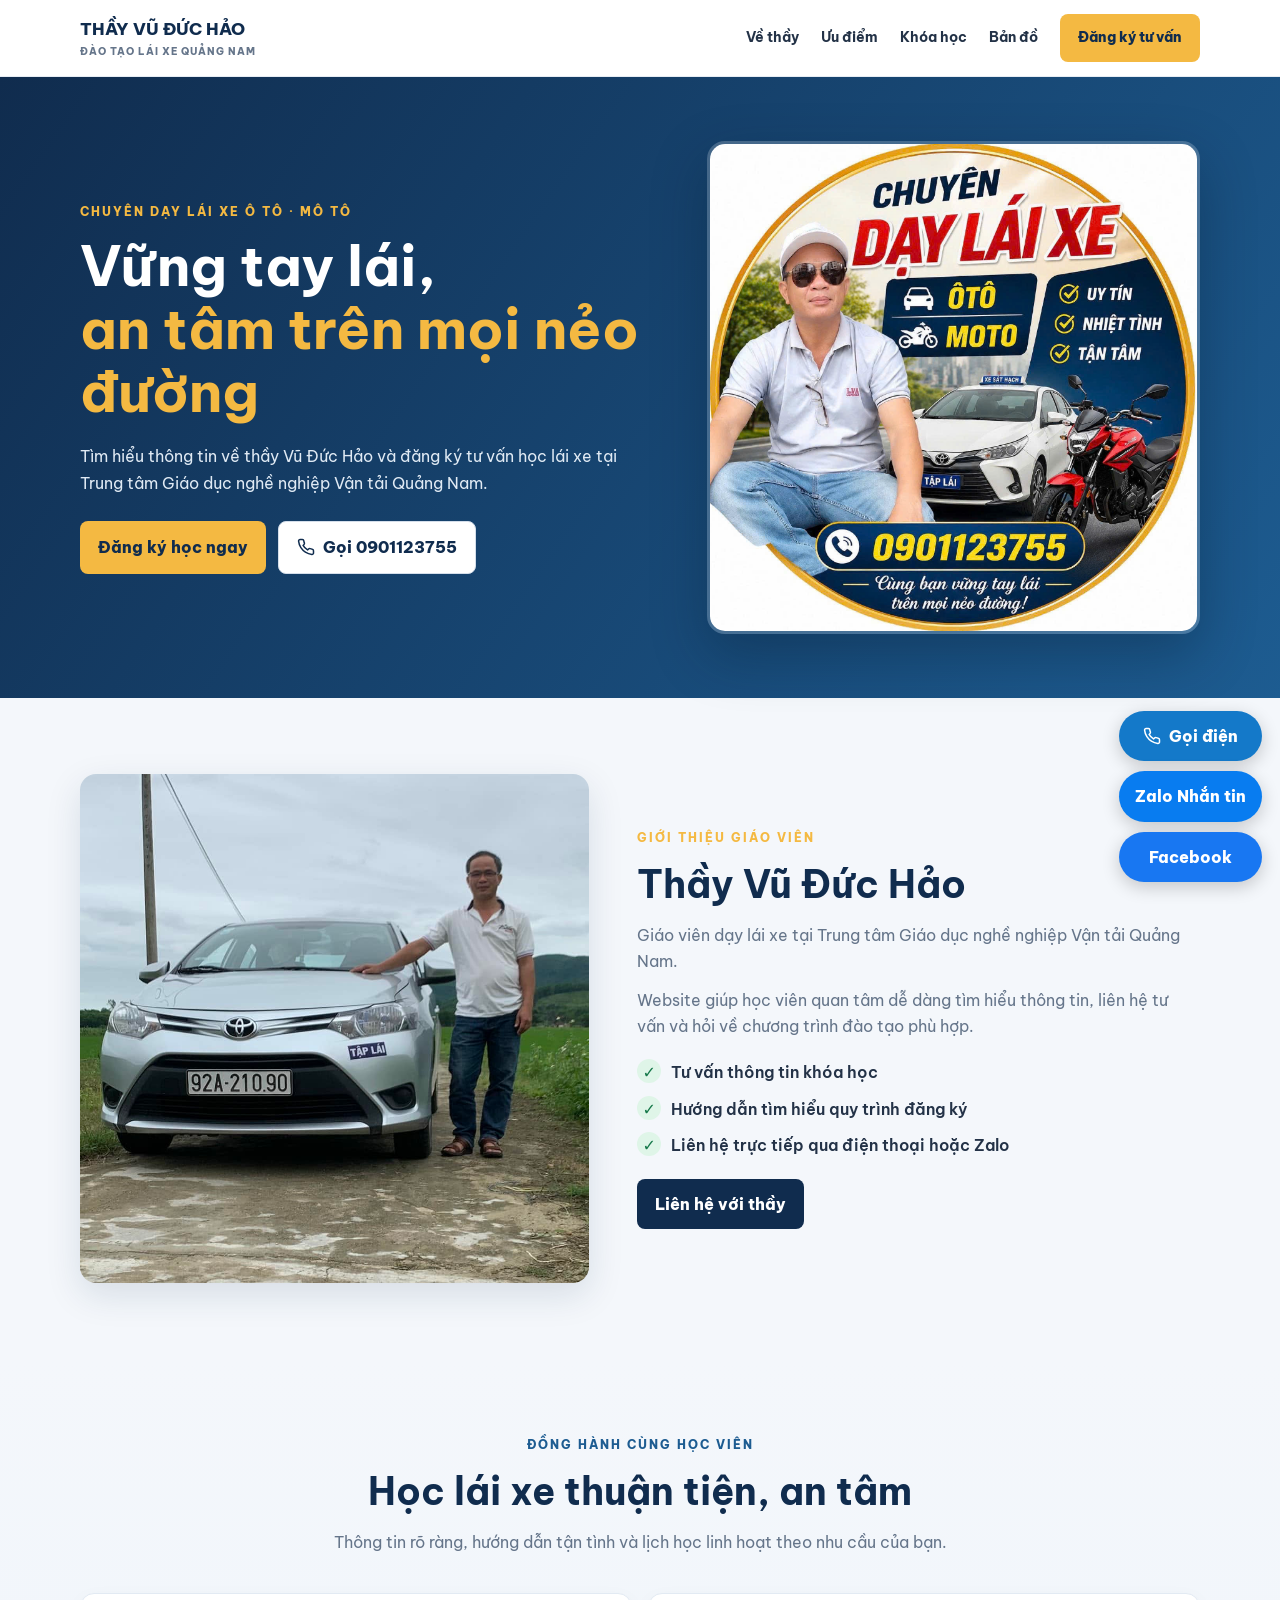
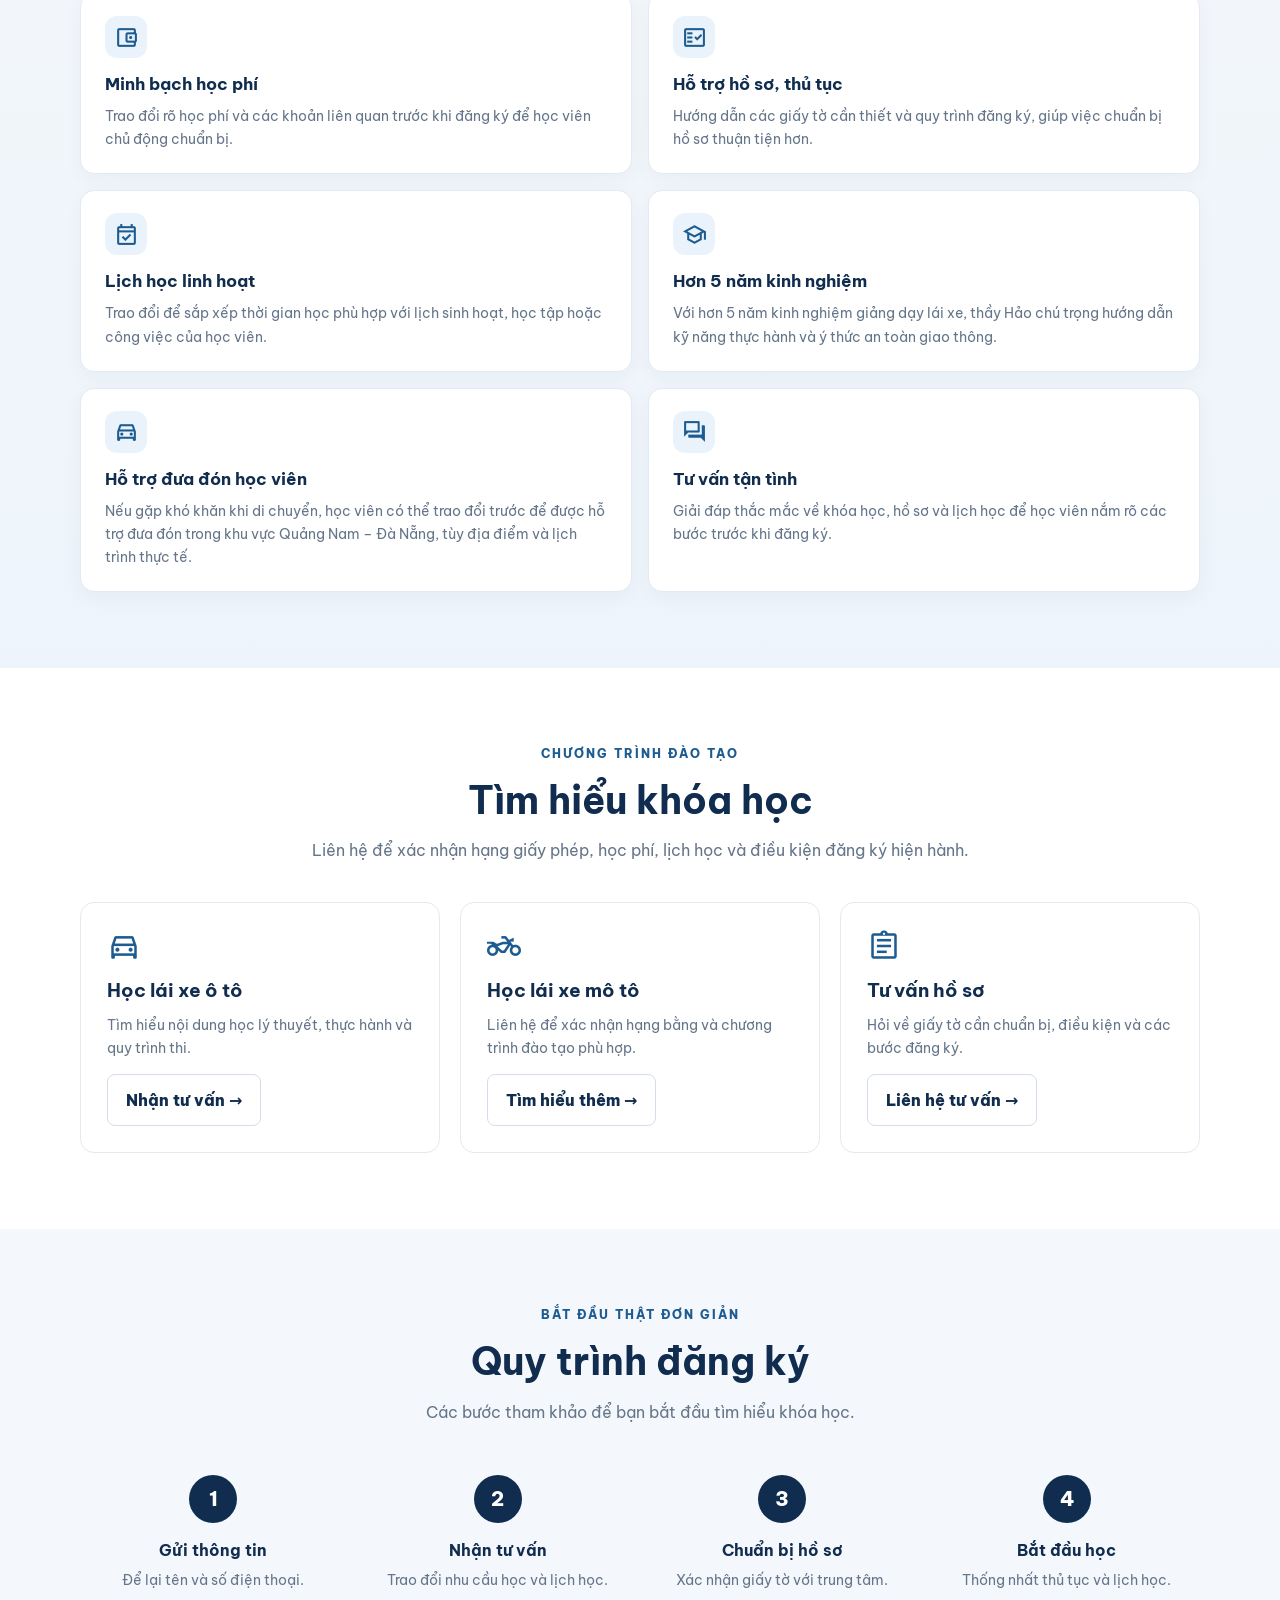
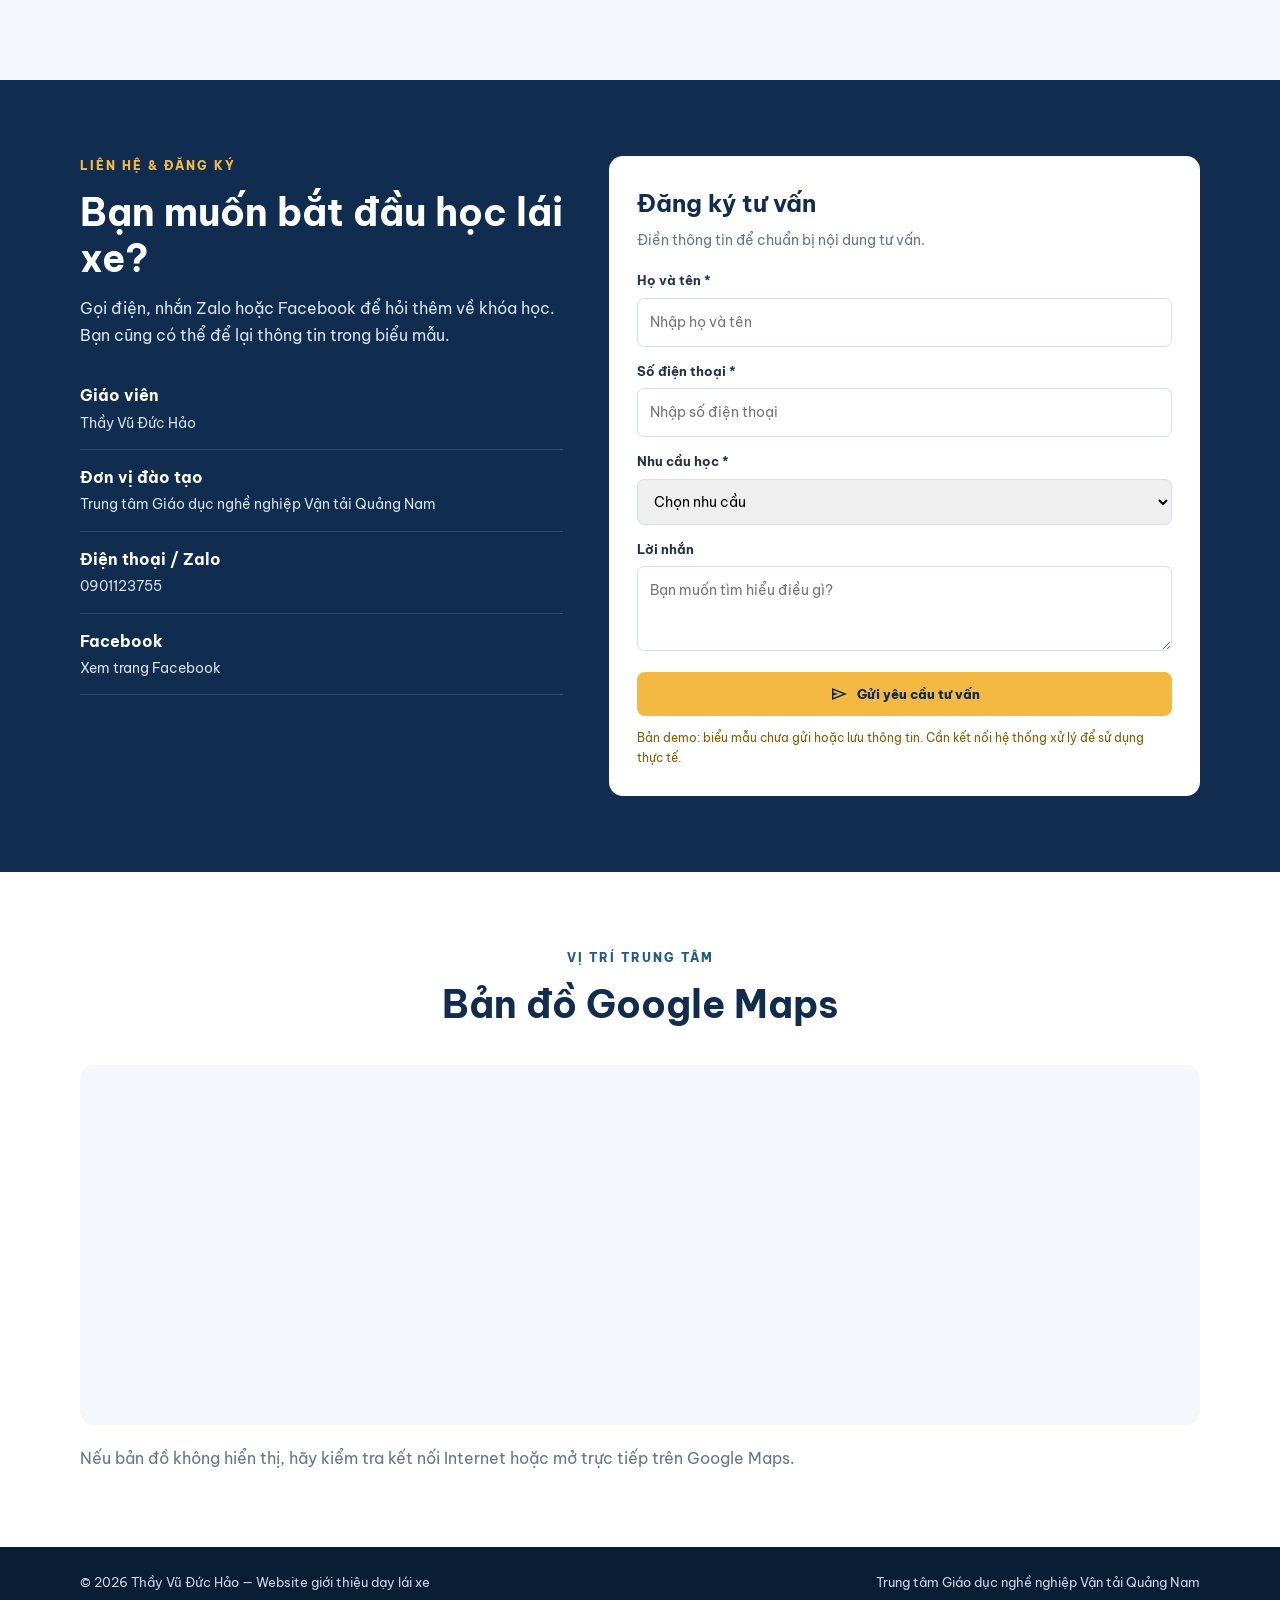
<file: index.html>
<!DOCTYPE html>
<html lang="vi">
<head>
<meta charset="UTF-8">
<meta name="viewport" content="width=device-width, initial-scale=1.0">
<meta name="theme-color" content="#102c4e">
<title>Thầy Vũ Đức Hảo | Dạy lái xe Quảng Nam</title>
<link rel="preconnect" href="https://fonts.googleapis.com">
<link rel="preconnect" href="https://fonts.gstatic.com" crossorigin>
<link href="https://fonts.googleapis.com/css2?family=Be+Vietnam+Pro:wght@400;500;600;700;800&display=swap" rel="stylesheet">
<link href="https://fonts.googleapis.com/css2?family=Material+Symbols+Outlined:opsz,wght,FILL,GRAD@20..48,400,0,0" rel="stylesheet">
<style>
:root{--navy:#102c4e;--blue:#1d5c91;--gold:#f4b942;--ink:#233247;--muted:#65758a;--pale:#f4f7fb}
*{box-sizing:border-box;margin:0;padding:0}
html{scroll-behavior:smooth;scroll-padding-top:90px}
body{font-family:"Be Vietnam Pro",system-ui,-apple-system,"Segoe UI",sans-serif;color:var(--ink);line-height:1.65}
a{text-decoration:none;color:inherit}
.container{width:min(1120px,91%);margin:auto}
header{position:sticky;top:0;z-index:10;background:#fff;border-bottom:1px solid #e7edf4}
.nav{min-height:76px;display:flex;align-items:center;justify-content:space-between;gap:20px}
.brand{font-weight:800;color:var(--navy);font-size:17px;line-height:1.3}
.brand small{display:block;font-size:10px;letter-spacing:1px;color:var(--muted);margin-top:4px}
.links{display:flex;align-items:center;gap:22px;font-size:14px;font-weight:700}
.btn{display:inline-flex;align-items:center;justify-content:center;gap:8px;border:0;border-radius:8px;padding:12px 18px;font-weight:800;cursor:pointer;transition:.2s}
.btn:hover{transform:translateY(-2px)}
.gold{background:var(--gold);color:var(--navy)}
.navy{background:var(--navy);color:#fff}
.outline{border:1px solid #d4deea;color:var(--navy);background:#fff}
.hero{background:linear-gradient(125deg,#102c4e,#1d5c91);color:#fff;padding:64px 0}
.hero-grid{display:grid;grid-template-columns:1fr .85fr;align-items:center;gap:48px}
.kicker{text-transform:uppercase;letter-spacing:2px;font-weight:800;font-size:12px;color:var(--gold);margin-bottom:14px}
h1{font-size:clamp(36px,4.6vw,56px);line-height:1.12;margin-bottom:20px}
h1 span{color:var(--gold)}
.hero p{color:#e0eaf4;margin-bottom:25px;max-width:610px}
.actions{display:flex;gap:12px;flex-wrap:wrap}
.poster{width:100%;display:block;border-radius:18px;box-shadow:0 20px 55px #061a3155;border:3px solid #ffffff33}
.note{font-size:12px;color:#d6e3ef;margin-top:18px}
section{padding:76px 0}
.section-head{text-align:center;max-width:700px;margin:0 auto 38px}
.section-head .kicker{color:var(--blue)}
h2{font-size:clamp(28px,3.4vw,38px);line-height:1.2;color:var(--navy);margin-bottom:14px}
.section-head p,.muted{color:var(--muted)}
.about{background:var(--pale)}
.about-grid{display:grid;grid-template-columns:.95fr 1.05fr;align-items:center;gap:48px}
.instructor-photo{width:100%;display:block;border-radius:16px;box-shadow:0 12px 35px #102c4e20}
.about-copy p{color:var(--muted);margin:12px 0}
.points{list-style:none;margin:20px 0}
.points li{margin:10px 0;font-weight:600}
.points li:before{content:"✓";display:inline-grid;place-items:center;background:#dff5e8;color:#16784a;border-radius:50%;width:24px;height:24px;margin-right:10px}
.cards{display:grid;grid-template-columns:repeat(3,1fr);gap:20px}
.card{padding:26px;border:1px solid #e4eaf1;border-radius:14px;background:#fff}
.card-icon{width:34px;height:34px;color:var(--blue);margin-bottom:12px;display:grid;place-items:center}
.card-icon .material-icon{font-size:34px}
.card h3{color:var(--navy);margin-bottom:8px}
.card p{color:var(--muted);font-size:14px;margin-bottom:14px}
.benefits{background:linear-gradient(180deg,#f4f7fb 0%,#edf4fb 100%)}
.benefits-grid{display:grid;grid-template-columns:repeat(2,1fr);gap:16px}
.benefit-card{padding:22px 24px;background:#fff;border:1px solid #e2eaf3;border-radius:14px;box-shadow:0 6px 20px #102c4e0a;transition:transform .2s,border-color .2s,box-shadow .2s}
.benefit-card:hover{transform:translateY(-3px);border-color:#b9d0e6;box-shadow:0 12px 28px #102c4e14}
.benefit-icon{width:42px;height:42px;display:grid;place-items:center;margin-bottom:12px;border-radius:12px;background:#eaf3fb;color:var(--blue)}
.benefit-icon .material-icon{font-size:25px}
.benefit-card h3{color:var(--navy);font-size:17px;margin-bottom:7px}
.benefit-card p{color:var(--muted);font-size:14px}
.steps{background:var(--pale)}
.step-grid{display:grid;grid-template-columns:repeat(4,1fr);gap:18px;text-align:center}
.step{padding:12px}
.number{width:48px;height:48px;margin:0 auto 14px;display:grid;place-items:center;border-radius:50%;background:var(--navy);color:white;font-weight:800;font-size:20px}
.step h3{font-size:16px;color:var(--navy);margin-bottom:6px}
.step p{font-size:14px;color:var(--muted)}
.contact{background:var(--navy);color:#fff}
.contact-grid{display:grid;grid-template-columns:.9fr 1.1fr;gap:46px;align-items:start}
.contact h2{color:#fff}
.contact-info>p{color:#d8e5f1;margin:14px 0 20px}
.detail{padding:14px 0;border-bottom:1px solid #ffffff25}
.detail strong{display:block}
.detail span{color:#d5e2ef;font-size:14px;overflow-wrap:anywhere}
.form{background:#fff;color:var(--ink);padding:28px;border-radius:14px}
.form,.form button,.form input,.form select,.form textarea{font-family:"Be Vietnam Pro",system-ui,-apple-system,"Segoe UI",sans-serif}
.form h3{font-size:24px;color:var(--navy);margin-bottom:5px}
.form>p{color:var(--muted);font-size:14px;margin-bottom:18px}
.field{margin-bottom:14px}
label{display:block;font-size:13px;font-weight:700;margin-bottom:6px}
input,select,textarea{width:100%;padding:12px;border:1px solid #d7e0ea;border-radius:7px;font:inherit;font-size:14px}
textarea{min-height:85px;resize:vertical}
.form button{width:100%}
.material-icon{font-family:"Material Symbols Outlined";font-weight:normal;font-style:normal;font-size:20px;line-height:1;letter-spacing:normal;text-transform:none;display:inline-block;white-space:nowrap;word-wrap:normal;direction:ltr;-webkit-font-feature-settings:"liga";-webkit-font-smoothing:antialiased}
#form-notice{font-size:12px;color:#8a5a00;margin-top:12px}
.map-wrap{background:#fff}
.map-frame{width:100%;height:360px;border:0;border-radius:14px;background:var(--pale)}
.map-placeholder{padding:22px;background:var(--pale);border-radius:12px;color:var(--muted);margin-top:14px}
footer{background:#091e35;color:#cbd7e4;padding:25px 0;font-size:13px}
.footer-row{display:flex;justify-content:space-between;gap:12px;flex-wrap:wrap}
.floating{position:fixed;right:18px;bottom:18px;z-index:20;display:flex;flex-direction:column;gap:10px}
.float-btn{display:flex;align-items:center;justify-content:center;gap:8px;padding:12px 16px;border-radius:999px;color:#fff;font-weight:800;box-shadow:0 5px 18px #0003}
.call{background:#1479c9}.zalo{background:#087cf0}.facebook{background:#1877f2}
@media(max-width:820px){.links a:not(.btn){display:none}.hero-grid,.about-grid,.contact-grid{grid-template-columns:1fr;gap:30px}.hero{padding:48px 0}.poster{max-width:520px;margin:auto}.cards{grid-template-columns:1fr 1fr}.step-grid{grid-template-columns:1fr 1fr}}
@media(max-width:520px){.nav{min-height:68px}.brand{font-size:14px}.nav>.btn{padding:10px;font-size:12px}.hero-grid{gap:26px}section{padding:55px 0}.cards,.step-grid,.benefits-grid{grid-template-columns:1fr}.benefit-card{padding:20px}.form{padding:21px}.floating{right:10px;bottom:10px}.float-btn{padding:11px 13px;font-size:13px}}
</style>
</head>
<body>
<header>
  <div class="container nav">
    <a class="brand" href="#home">THẦY VŨ ĐỨC HẢO<small>ĐÀO TẠO LÁI XE QUẢNG NAM</small></a>
    <nav class="links"><a href="#about">Về thầy</a><a href="#benefits">Ưu điểm</a><a href="#courses">Khóa học</a><a href="#map">Bản đồ</a><a class="btn gold" href="#contact">Đăng ký tư vấn</a></nav>
  </div>
</header>
<main>
  <section class="hero" id="home">
    <div class="container hero-grid">
      <div>
        <div class="kicker">Chuyên dạy lái xe ô tô · mô tô</div>
        <h1>Vững tay lái,<br><span>an tâm trên mọi nẻo đường</span></h1>
        <p>Tìm hiểu thông tin về thầy Vũ Đức Hảo và đăng ký tư vấn học lái xe tại Trung tâm Giáo dục nghề nghiệp Vận tải Quảng Nam.</p>
        <div class="actions"><a class="btn gold" href="#contact">Đăng ký học ngay</a><a class="btn outline" href="tel:0901123755"><svg aria-hidden="true" width="18" height="18" viewBox="0 0 24 24" fill="none" stroke="currentColor" stroke-width="2" stroke-linecap="round" stroke-linejoin="round"><path d="M22 16.92v3a2 2 0 0 1-2.18 2 19.79 19.79 0 0 1-8.63-3.07 19.5 19.5 0 0 1-6-6A19.79 19.79 0 0 1 2.12 4.18 2 2 0 0 1 4.11 2h3a2 2 0 0 1 2 1.72c.12.96.36 1.9.7 2.8a2 2 0 0 1-.45 2.11L8.09 9.91a16 16 0 0 0 6 6l1.27-1.27a2 2 0 0 1 2.11-.45c.9.34 1.84.58 2.8.7A2 2 0 0 1 22 16.92z"/></svg>Gọi 0901123755</a></div>
      </div>
      <img class="poster" src="assets/poster-day-lai-xe.png" alt="Poster giới thiệu dịch vụ dạy lái xe của thầy Vũ Đức Hảo">
    </div>
  </section>
  <section class="about" id="about">
    <div class="container about-grid">
      <img class="instructor-photo" src="assets/thay-vu-duc-hao.jpg" alt="Thầy Vũ Đức Hảo đứng cạnh xe tập lái">
      <div class="about-copy">
        <div class="kicker">Giới thiệu giáo viên</div>
        <h2>Thầy Vũ Đức Hảo</h2>
        <p>Giáo viên dạy lái xe tại Trung tâm Giáo dục nghề nghiệp Vận tải Quảng Nam.</p>
        <p>Website giúp học viên quan tâm dễ dàng tìm hiểu thông tin, liên hệ tư vấn và hỏi về chương trình đào tạo phù hợp.</p>
        <ul class="points"><li>Tư vấn thông tin khóa học</li><li>Hướng dẫn tìm hiểu quy trình đăng ký</li><li>Liên hệ trực tiếp qua điện thoại hoặc Zalo</li></ul>
        <a class="btn navy" href="#contact">Liên hệ với thầy</a>
      </div>
    </div>
  </section>
  <section class="benefits" id="benefits">
    <div class="container">
      <div class="section-head"><div class="kicker">Đồng hành cùng học viên</div><h2>Học lái xe thuận tiện, an tâm</h2><p>Thông tin rõ ràng, hướng dẫn tận tình và lịch học linh hoạt theo nhu cầu của bạn.</p></div>
      <div class="benefits-grid">
        <article class="benefit-card"><div class="benefit-icon"><span class="material-icon" aria-hidden="true">account_balance_wallet</span></div><h3>Minh bạch học phí</h3><p>Trao đổi rõ học phí và các khoản liên quan trước khi đăng ký để học viên chủ động chuẩn bị.</p></article>
        <article class="benefit-card"><div class="benefit-icon"><span class="material-icon" aria-hidden="true">fact_check</span></div><h3>Hỗ trợ hồ sơ, thủ tục</h3><p>Hướng dẫn các giấy tờ cần thiết và quy trình đăng ký, giúp việc chuẩn bị hồ sơ thuận tiện hơn.</p></article>
        <article class="benefit-card"><div class="benefit-icon"><span class="material-icon" aria-hidden="true">event_available</span></div><h3>Lịch học linh hoạt</h3><p>Trao đổi để sắp xếp thời gian học phù hợp với lịch sinh hoạt, học tập hoặc công việc của học viên.</p></article>
        <article class="benefit-card"><div class="benefit-icon"><span class="material-icon" aria-hidden="true">school</span></div><h3>Hơn 5 năm kinh nghiệm</h3><p>Với hơn 5 năm kinh nghiệm giảng dạy lái xe, thầy Hảo chú trọng hướng dẫn kỹ năng thực hành và ý thức an toàn giao thông.</p></article>
        <article class="benefit-card"><div class="benefit-icon"><span class="material-icon" aria-hidden="true">directions_car</span></div><h3>Hỗ trợ đưa đón học viên</h3><p>Nếu gặp khó khăn khi di chuyển, học viên có thể trao đổi trước để được hỗ trợ đưa đón trong khu vực Quảng Nam – Đà Nẵng, tùy địa điểm và lịch trình thực tế.</p></article>
        <article class="benefit-card"><div class="benefit-icon"><span class="material-icon" aria-hidden="true">forum</span></div><h3>Tư vấn tận tình</h3><p>Giải đáp thắc mắc về khóa học, hồ sơ và lịch học để học viên nắm rõ các bước trước khi đăng ký.</p></article>
      </div>
    </div>
  </section>
  <section id="courses">
    <div class="container">
      <div class="section-head"><div class="kicker">Chương trình đào tạo</div><h2>Tìm hiểu khóa học</h2><p>Liên hệ để xác nhận hạng giấy phép, học phí, lịch học và điều kiện đăng ký hiện hành.</p></div>
      <div class="cards">
        <article class="card"><div class="card-icon"><span class="material-icon" aria-hidden="true">directions_car</span></div><h3>Học lái xe ô tô</h3><p>Tìm hiểu nội dung học lý thuyết, thực hành và quy trình thi.</p><a class="btn outline" href="#contact">Nhận tư vấn →</a></article>
        <article class="card"><div class="card-icon"><span class="material-icon" aria-hidden="true">two_wheeler</span></div><h3>Học lái xe mô tô</h3><p>Liên hệ để xác nhận hạng bằng và chương trình đào tạo phù hợp.</p><a class="btn outline" href="#contact">Tìm hiểu thêm →</a></article>
        <article class="card"><div class="card-icon"><span class="material-icon" aria-hidden="true">assignment</span></div><h3>Tư vấn hồ sơ</h3><p>Hỏi về giấy tờ cần chuẩn bị, điều kiện và các bước đăng ký.</p><a class="btn outline" href="#contact">Liên hệ tư vấn →</a></article>
      </div>
    </div>
  </section>
  <section class="steps">
    <div class="container">
      <div class="section-head"><div class="kicker">Bắt đầu thật đơn giản</div><h2>Quy trình đăng ký</h2><p>Các bước tham khảo để bạn bắt đầu tìm hiểu khóa học.</p></div>
      <div class="step-grid">
        <div class="step"><div class="number">1</div><h3>Gửi thông tin</h3><p>Để lại tên và số điện thoại.</p></div>
        <div class="step"><div class="number">2</div><h3>Nhận tư vấn</h3><p>Trao đổi nhu cầu học và lịch học.</p></div>
        <div class="step"><div class="number">3</div><h3>Chuẩn bị hồ sơ</h3><p>Xác nhận giấy tờ với trung tâm.</p></div>
        <div class="step"><div class="number">4</div><h3>Bắt đầu học</h3><p>Thống nhất thủ tục và lịch học.</p></div>
      </div>
    </div>
  </section>
  <section class="contact" id="contact">
    <div class="container contact-grid">
      <div class="contact-info">
        <div class="kicker">Liên hệ & đăng ký</div><h2>Bạn muốn bắt đầu học lái xe?</h2>
        <p>Gọi điện, nhắn Zalo hoặc Facebook để hỏi thêm về khóa học. Bạn cũng có thể để lại thông tin trong biểu mẫu.</p>
        <div class="detail"><strong>Giáo viên</strong><span>Thầy Vũ Đức Hảo</span></div>
        <div class="detail"><strong>Đơn vị đào tạo</strong><span>Trung tâm Giáo dục nghề nghiệp Vận tải Quảng Nam</span></div>
        <div class="detail"><strong>Điện thoại / Zalo</strong><span>0901123755</span></div>
        <div class="detail"><strong>Facebook</strong><span><a href="https://www.facebook.com/share/16KYGtEjqYm/" target="_blank" rel="noopener noreferrer">Xem trang Facebook</a></span></div>
      </div>
      <form class="form" id="registration-form">
        <h3>Đăng ký tư vấn</h3><p>Điền thông tin để chuẩn bị nội dung tư vấn.</p>
        <div class="field"><label for="fullname">Họ và tên *</label><input id="fullname" name="fullname" required placeholder="Nhập họ và tên"></div>
        <div class="field"><label for="phone">Số điện thoại *</label><input id="phone" name="phone" type="tel" required pattern="[0-9+\s().-]{9,20}" placeholder="Nhập số điện thoại"></div>
        <div class="field"><label for="course">Nhu cầu học *</label><select id="course" name="course" required><option value="">Chọn nhu cầu</option><option>Học lái xe ô tô</option><option>Học lái xe mô tô</option><option>Tư vấn hồ sơ</option><option>Nhu cầu khác</option></select></div>
        <div class="field"><label for="message">Lời nhắn</label><textarea id="message" name="message" placeholder="Bạn muốn tìm hiểu điều gì?"></textarea></div>
        <button class="btn gold" type="submit"><span class="material-icon" aria-hidden="true">send</span>Gửi yêu cầu tư vấn</button>
        <div id="form-notice">Bản demo: biểu mẫu chưa gửi hoặc lưu thông tin. Cần kết nối hệ thống xử lý để sử dụng thực tế.</div>
      </form>
    </div>
  </section>
  <section class="map-wrap" id="map">
    <div class="container">
      <div class="section-head"><div class="kicker">Vị trí trung tâm</div><h2>Bản đồ Google Maps</h2></div>
      <iframe
        class="map-frame"
        src="https://www.google.com/maps/embed?pb=!1m18!1m12!1m3!1d24364.850025676464!2d108.28085655291652!3d15.89740580085532!2m3!1f0!2f0!3f0!3m2!1i1024!2i768!4f13.1!3m3!1m2!1s0x31420f0b77c86799%3A0x25ab56d33a44a5a1!2zVFJVTkcgVMOCTSBHRE5OIFbhuqxOIFThuqJJIFFOQU0!5e0!3m2!1sen!2s!4v1792072089832!5m2!1sen!2s"
        title="Bản đồ Trung tâm Giáo dục nghề nghiệp Vận tải Quảng Nam"
        allowfullscreen
        loading="lazy"
        referrerpolicy="strict-origin-when-cross-origin">
      </iframe>
      <p class="muted" style="margin-top:12px">Nếu bản đồ không hiển thị, hãy kiểm tra kết nối Internet hoặc mở trực tiếp trên Google Maps.</p>
    </div>
  </section>
</main>
<footer><div class="container footer-row"><span>© 2026 Thầy Vũ Đức Hảo — Website giới thiệu dạy lái xe</span><span>Trung tâm Giáo dục nghề nghiệp Vận tải Quảng Nam</span></div></footer>
<div class="floating">
  <a class="float-btn call" href="tel:0901123755" aria-label="Gọi điện"><svg aria-hidden="true" width="18" height="18" viewBox="0 0 24 24" fill="none" stroke="currentColor" stroke-width="2" stroke-linecap="round" stroke-linejoin="round"><path d="M22 16.92v3a2 2 0 0 1-2.18 2 19.79 19.79 0 0 1-8.63-3.07 19.5 19.5 0 0 1-6-6A19.79 19.79 0 0 1 2.12 4.18 2 2 0 0 1 4.11 2h3a2 2 0 0 1 2 1.72c.12.96.36 1.9.7 2.8a2 2 0 0 1-.45 2.11L8.09 9.91a16 16 0 0 0 6 6l1.27-1.27a2 2 0 0 1 2.11-.45c.9.34 1.84.58 2.8.7A2 2 0 0 1 22 16.92z"/></svg>Gọi điện</a>
  <a class="float-btn zalo" href="https://zalo.me/0901123755" target="_blank" rel="noopener" aria-label="Nhắn Zalo">Zalo Nhắn tin</a>
  <a class="float-btn facebook" href="https://www.facebook.com/share/16KYGtEjqYm/" target="_blank" rel="noopener noreferrer" aria-label="Facebook">Facebook</a>
</div>
<script>
document.getElementById('registration-form').addEventListener('submit', function(event){
  event.preventDefault();
  document.getElementById('form-notice').textContent =
    'Đây là bản demo giao diện. Thông tin chưa được gửi đi hoặc lưu lại; cần kết nối hệ thống nhận đăng ký để sử dụng thực tế.';
});
</script>
</body>
</html>
</file>
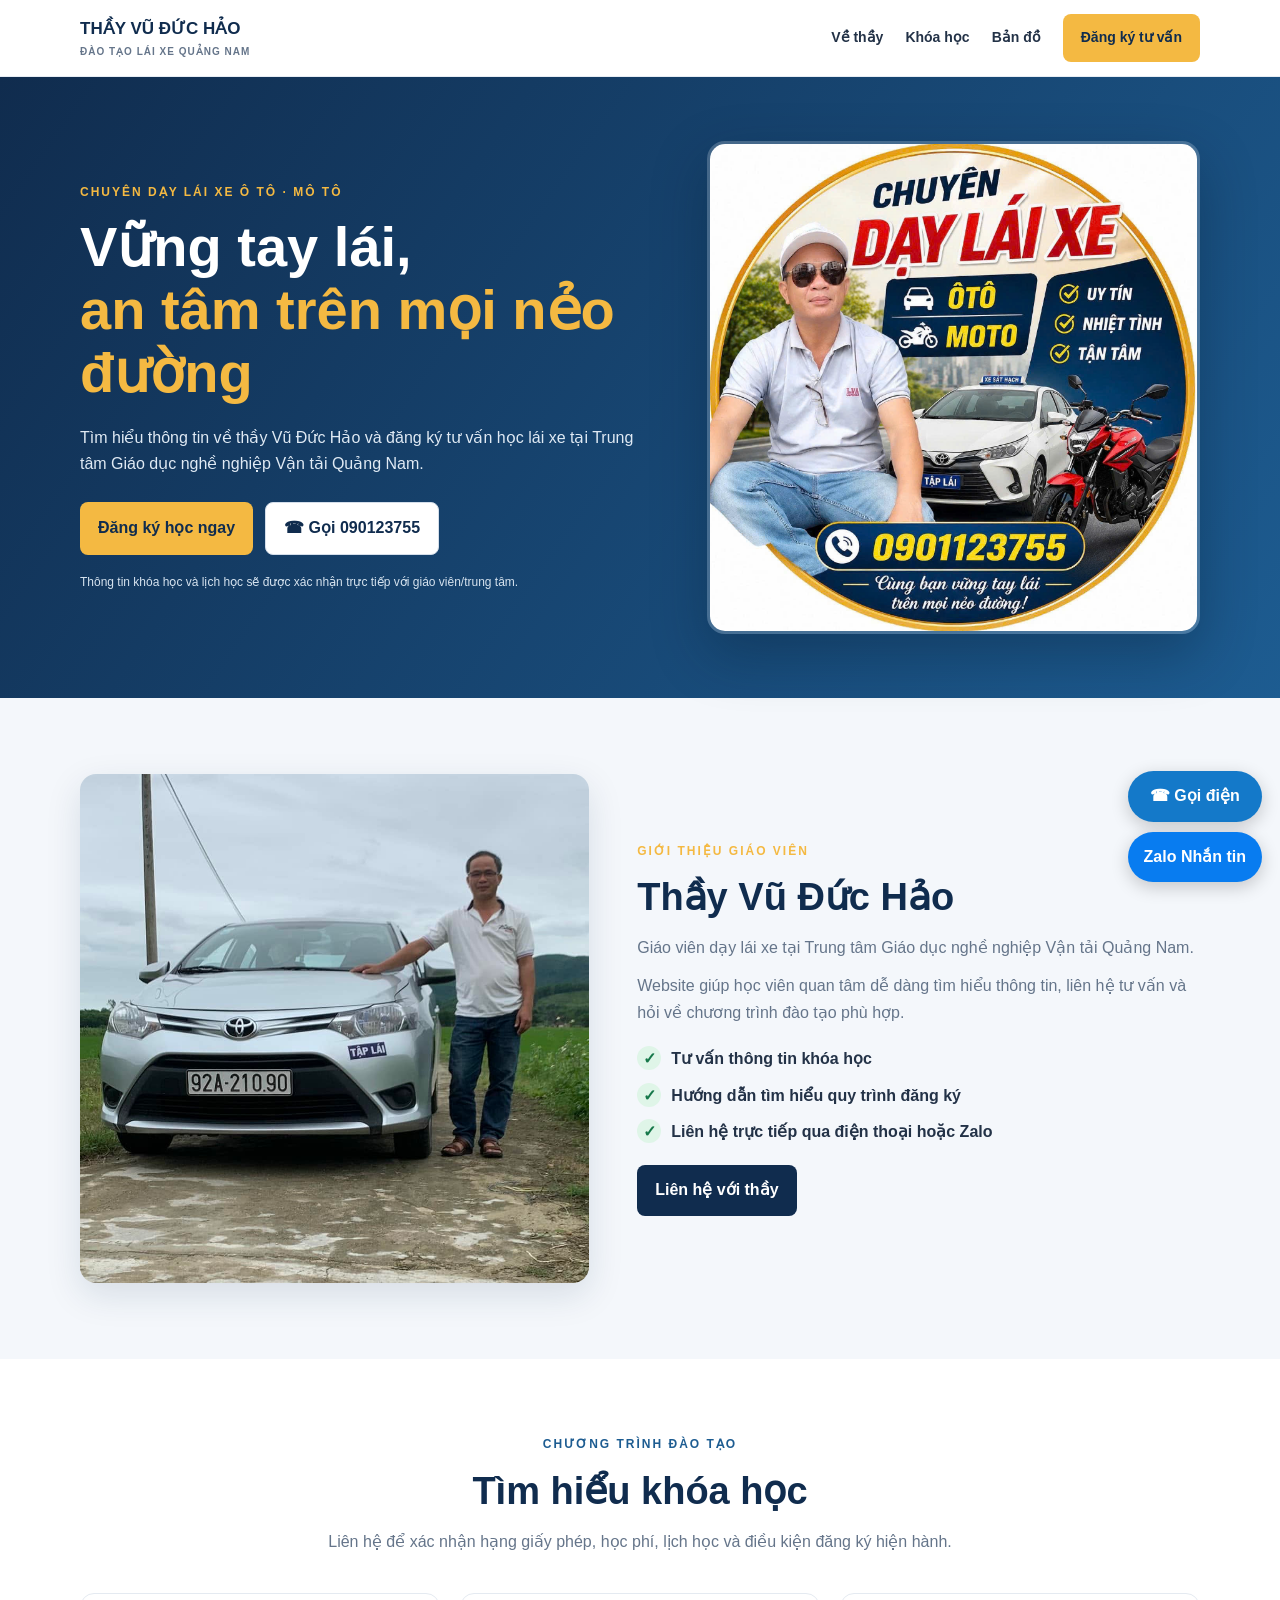
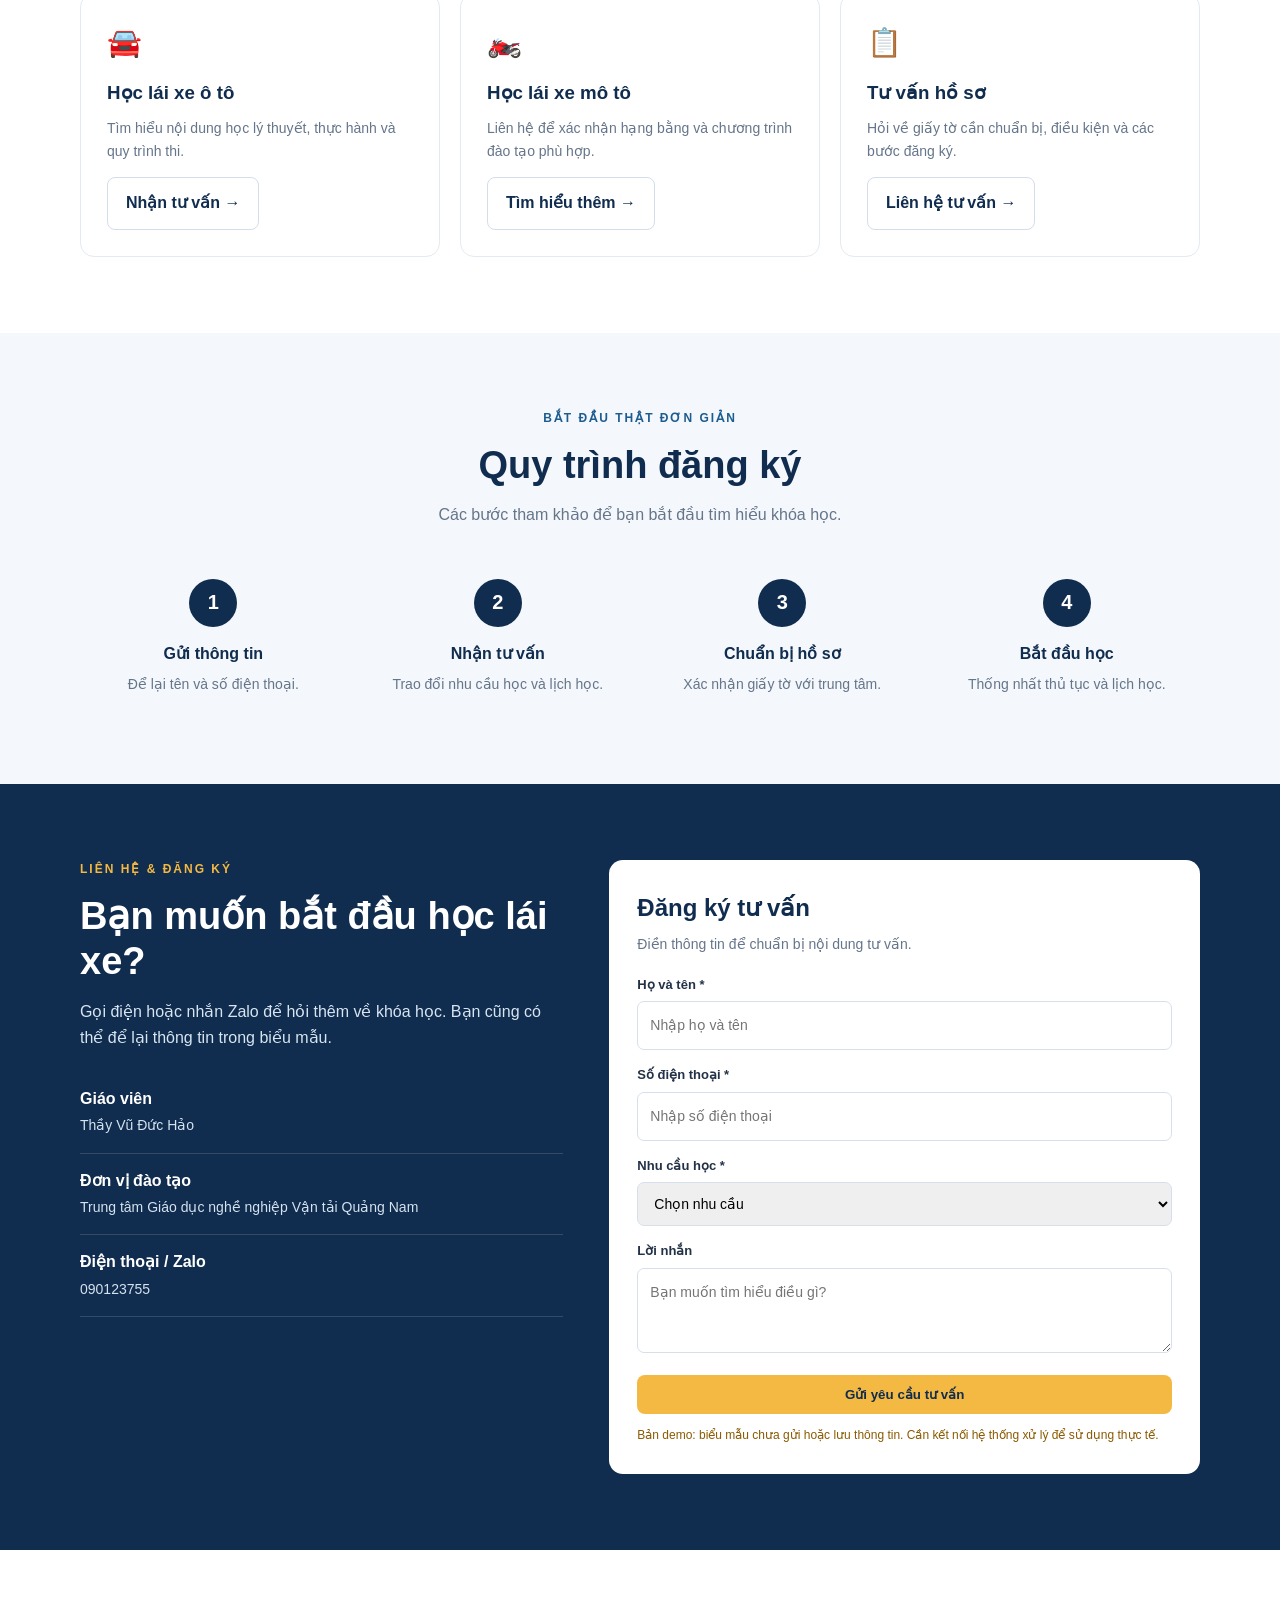
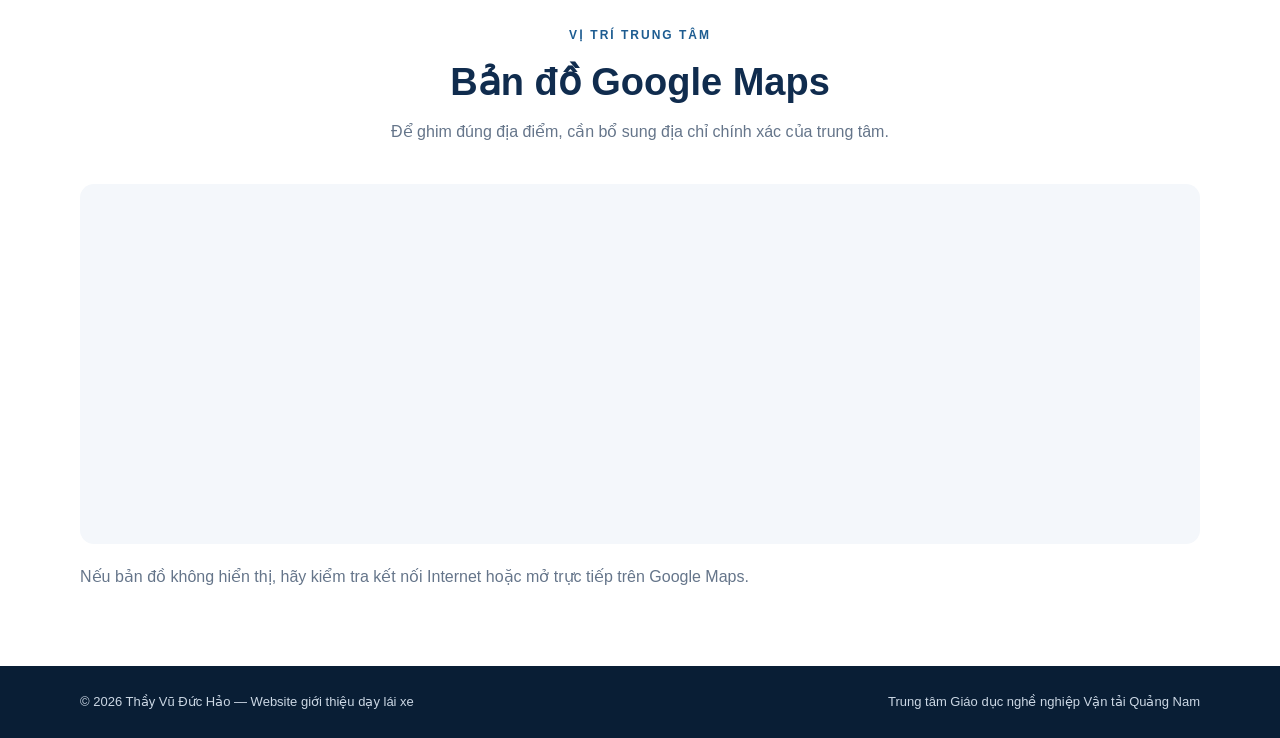
<file: website_thay_vu_duc_hao/website_thay_vu_duc_hao/index.html>
<!DOCTYPE html>
<html lang="vi">
<head>
<meta charset="UTF-8">
<meta name="viewport" content="width=device-width, initial-scale=1.0">
<meta name="theme-color" content="#102c4e">
<title>Thầy Vũ Đức Hảo | Dạy lái xe Quảng Nam</title>
<style>
:root{--navy:#102c4e;--blue:#1d5c91;--gold:#f4b942;--ink:#233247;--muted:#65758a;--pale:#f4f7fb}
*{box-sizing:border-box;margin:0;padding:0}
html{scroll-behavior:smooth;scroll-padding-top:90px}
body{font-family:Arial,Helvetica,sans-serif;color:var(--ink);line-height:1.65}
a{text-decoration:none;color:inherit}
.container{width:min(1120px,91%);margin:auto}
header{position:sticky;top:0;z-index:10;background:#fff;border-bottom:1px solid #e7edf4}
.nav{min-height:76px;display:flex;align-items:center;justify-content:space-between;gap:20px}
.brand{font-weight:800;color:var(--navy);font-size:17px;line-height:1.3}
.brand small{display:block;font-size:10px;letter-spacing:1px;color:var(--muted);margin-top:4px}
.links{display:flex;align-items:center;gap:22px;font-size:14px;font-weight:700}
.btn{display:inline-flex;align-items:center;justify-content:center;gap:8px;border:0;border-radius:8px;padding:12px 18px;font-weight:800;cursor:pointer;transition:.2s}
.btn:hover{transform:translateY(-2px)}
.gold{background:var(--gold);color:var(--navy)}
.navy{background:var(--navy);color:#fff}
.outline{border:1px solid #d4deea;color:var(--navy);background:#fff}
.hero{background:linear-gradient(125deg,#102c4e,#1d5c91);color:#fff;padding:64px 0}
.hero-grid{display:grid;grid-template-columns:1fr .85fr;align-items:center;gap:48px}
.kicker{text-transform:uppercase;letter-spacing:2px;font-weight:800;font-size:12px;color:var(--gold);margin-bottom:14px}
h1{font-size:clamp(36px,4.6vw,56px);line-height:1.12;margin-bottom:20px}
h1 span{color:var(--gold)}
.hero p{color:#e0eaf4;margin-bottom:25px;max-width:610px}
.actions{display:flex;gap:12px;flex-wrap:wrap}
.poster{width:100%;display:block;border-radius:18px;box-shadow:0 20px 55px #061a3155;border:3px solid #ffffff33}
.note{font-size:12px;color:#d6e3ef;margin-top:18px}
section{padding:76px 0}
.section-head{text-align:center;max-width:700px;margin:0 auto 38px}
.section-head .kicker{color:var(--blue)}
h2{font-size:clamp(28px,3.4vw,38px);line-height:1.2;color:var(--navy);margin-bottom:14px}
.section-head p,.muted{color:var(--muted)}
.about{background:var(--pale)}
.about-grid{display:grid;grid-template-columns:.95fr 1.05fr;align-items:center;gap:48px}
.instructor-photo{width:100%;display:block;border-radius:16px;box-shadow:0 12px 35px #102c4e20}
.about-copy p{color:var(--muted);margin:12px 0}
.points{list-style:none;margin:20px 0}
.points li{margin:10px 0;font-weight:600}
.points li:before{content:"✓";display:inline-grid;place-items:center;background:#dff5e8;color:#16784a;border-radius:50%;width:24px;height:24px;margin-right:10px}
.cards{display:grid;grid-template-columns:repeat(3,1fr);gap:20px}
.card{padding:26px;border:1px solid #e4eaf1;border-radius:14px;background:#fff}
.card .emoji{font-size:28px;margin-bottom:12px}
.card h3{color:var(--navy);margin-bottom:8px}
.card p{color:var(--muted);font-size:14px;margin-bottom:14px}
.steps{background:var(--pale)}
.step-grid{display:grid;grid-template-columns:repeat(4,1fr);gap:18px;text-align:center}
.step{padding:12px}
.number{width:48px;height:48px;margin:0 auto 14px;display:grid;place-items:center;border-radius:50%;background:var(--navy);color:white;font-weight:800;font-size:20px}
.step h3{font-size:16px;color:var(--navy);margin-bottom:6px}
.step p{font-size:14px;color:var(--muted)}
.contact{background:var(--navy);color:#fff}
.contact-grid{display:grid;grid-template-columns:.9fr 1.1fr;gap:46px;align-items:start}
.contact h2{color:#fff}
.contact-info>p{color:#d8e5f1;margin:14px 0 20px}
.detail{padding:14px 0;border-bottom:1px solid #ffffff25}
.detail strong{display:block}
.detail span{color:#d5e2ef;font-size:14px;overflow-wrap:anywhere}
.form{background:#fff;color:var(--ink);padding:28px;border-radius:14px}
.form h3{font-size:24px;color:var(--navy);margin-bottom:5px}
.form>p{color:var(--muted);font-size:14px;margin-bottom:18px}
.field{margin-bottom:14px}
label{display:block;font-size:13px;font-weight:700;margin-bottom:6px}
input,select,textarea{width:100%;padding:12px;border:1px solid #d7e0ea;border-radius:7px;font:inherit;font-size:14px}
textarea{min-height:85px;resize:vertical}
.form button{width:100%}
#form-notice{font-size:12px;color:#8a5a00;margin-top:12px}
.map-wrap{background:#fff}
.map-frame{width:100%;height:360px;border:0;border-radius:14px;background:var(--pale)}
.map-placeholder{padding:22px;background:var(--pale);border-radius:12px;color:var(--muted);margin-top:14px}
footer{background:#091e35;color:#cbd7e4;padding:25px 0;font-size:13px}
.footer-row{display:flex;justify-content:space-between;gap:12px;flex-wrap:wrap}
.floating{position:fixed;right:18px;bottom:18px;z-index:20;display:flex;flex-direction:column;gap:10px}
.float-btn{display:flex;align-items:center;justify-content:center;gap:8px;padding:12px 16px;border-radius:999px;color:#fff;font-weight:800;box-shadow:0 5px 18px #0003}
.call{background:#1479c9}.zalo{background:#087cf0}
@media(max-width:820px){.links a:not(.btn){display:none}.hero-grid,.about-grid,.contact-grid{grid-template-columns:1fr;gap:30px}.hero{padding:48px 0}.poster{max-width:520px;margin:auto}.cards{grid-template-columns:1fr 1fr}.step-grid{grid-template-columns:1fr 1fr}}
@media(max-width:520px){.nav{min-height:68px}.brand{font-size:14px}.nav>.btn{padding:10px;font-size:12px}.hero-grid{gap:26px}section{padding:55px 0}.cards,.step-grid{grid-template-columns:1fr}.form{padding:21px}.floating{right:10px;bottom:10px}.float-btn{padding:11px 13px;font-size:13px}}
</style>
</head>
<body>
<header>
  <div class="container nav">
    <a class="brand" href="#home">THẦY VŨ ĐỨC HẢO<small>ĐÀO TẠO LÁI XE QUẢNG NAM</small></a>
    <nav class="links"><a href="#about">Về thầy</a><a href="#courses">Khóa học</a><a href="#map">Bản đồ</a><a class="btn gold" href="#contact">Đăng ký tư vấn</a></nav>
  </div>
</header>
<main>
  <section class="hero" id="home">
    <div class="container hero-grid">
      <div>
        <div class="kicker">Chuyên dạy lái xe ô tô · mô tô</div>
        <h1>Vững tay lái,<br><span>an tâm trên mọi nẻo đường</span></h1>
        <p>Tìm hiểu thông tin về thầy Vũ Đức Hảo và đăng ký tư vấn học lái xe tại Trung tâm Giáo dục nghề nghiệp Vận tải Quảng Nam.</p>
        <div class="actions"><a class="btn gold" href="#contact">Đăng ký học ngay</a><a class="btn outline" href="tel:090123755">☎ Gọi 090123755</a></div>
        <div class="note">Thông tin khóa học và lịch học sẽ được xác nhận trực tiếp với giáo viên/trung tâm.</div>
      </div>
      <img class="poster" src="assets/poster-day-lai-xe.png" alt="Poster giới thiệu dịch vụ dạy lái xe của thầy Vũ Đức Hảo">
    </div>
  </section>
  <section class="about" id="about">
    <div class="container about-grid">
      <img class="instructor-photo" src="assets/thay-vu-duc-hao.jpg" alt="Thầy Vũ Đức Hảo đứng cạnh xe tập lái">
      <div class="about-copy">
        <div class="kicker">Giới thiệu giáo viên</div>
        <h2>Thầy Vũ Đức Hảo</h2>
        <p>Giáo viên dạy lái xe tại Trung tâm Giáo dục nghề nghiệp Vận tải Quảng Nam.</p>
        <p>Website giúp học viên quan tâm dễ dàng tìm hiểu thông tin, liên hệ tư vấn và hỏi về chương trình đào tạo phù hợp.</p>
        <ul class="points"><li>Tư vấn thông tin khóa học</li><li>Hướng dẫn tìm hiểu quy trình đăng ký</li><li>Liên hệ trực tiếp qua điện thoại hoặc Zalo</li></ul>
        <a class="btn navy" href="#contact">Liên hệ với thầy</a>
      </div>
    </div>
  </section>
  <section id="courses">
    <div class="container">
      <div class="section-head"><div class="kicker">Chương trình đào tạo</div><h2>Tìm hiểu khóa học</h2><p>Liên hệ để xác nhận hạng giấy phép, học phí, lịch học và điều kiện đăng ký hiện hành.</p></div>
      <div class="cards">
        <article class="card"><div class="emoji">🚘</div><h3>Học lái xe ô tô</h3><p>Tìm hiểu nội dung học lý thuyết, thực hành và quy trình thi.</p><a class="btn outline" href="#contact">Nhận tư vấn →</a></article>
        <article class="card"><div class="emoji">🏍️</div><h3>Học lái xe mô tô</h3><p>Liên hệ để xác nhận hạng bằng và chương trình đào tạo phù hợp.</p><a class="btn outline" href="#contact">Tìm hiểu thêm →</a></article>
        <article class="card"><div class="emoji">📋</div><h3>Tư vấn hồ sơ</h3><p>Hỏi về giấy tờ cần chuẩn bị, điều kiện và các bước đăng ký.</p><a class="btn outline" href="#contact">Liên hệ tư vấn →</a></article>
      </div>
    </div>
  </section>
  <section class="steps">
    <div class="container">
      <div class="section-head"><div class="kicker">Bắt đầu thật đơn giản</div><h2>Quy trình đăng ký</h2><p>Các bước tham khảo để bạn bắt đầu tìm hiểu khóa học.</p></div>
      <div class="step-grid">
        <div class="step"><div class="number">1</div><h3>Gửi thông tin</h3><p>Để lại tên và số điện thoại.</p></div>
        <div class="step"><div class="number">2</div><h3>Nhận tư vấn</h3><p>Trao đổi nhu cầu học và lịch học.</p></div>
        <div class="step"><div class="number">3</div><h3>Chuẩn bị hồ sơ</h3><p>Xác nhận giấy tờ với trung tâm.</p></div>
        <div class="step"><div class="number">4</div><h3>Bắt đầu học</h3><p>Thống nhất thủ tục và lịch học.</p></div>
      </div>
    </div>
  </section>
  <section class="contact" id="contact">
    <div class="container contact-grid">
      <div class="contact-info">
        <div class="kicker">Liên hệ & đăng ký</div><h2>Bạn muốn bắt đầu học lái xe?</h2>
        <p>Gọi điện hoặc nhắn Zalo để hỏi thêm về khóa học. Bạn cũng có thể để lại thông tin trong biểu mẫu.</p>
        <div class="detail"><strong>Giáo viên</strong><span>Thầy Vũ Đức Hảo</span></div>
        <div class="detail"><strong>Đơn vị đào tạo</strong><span>Trung tâm Giáo dục nghề nghiệp Vận tải Quảng Nam</span></div>
        <div class="detail"><strong>Điện thoại / Zalo</strong><span>090123755</span></div>
      </div>
      <form class="form" id="registration-form">
        <h3>Đăng ký tư vấn</h3><p>Điền thông tin để chuẩn bị nội dung tư vấn.</p>
        <div class="field"><label for="fullname">Họ và tên *</label><input id="fullname" name="fullname" required placeholder="Nhập họ và tên"></div>
        <div class="field"><label for="phone">Số điện thoại *</label><input id="phone" name="phone" type="tel" required pattern="[0-9+\s().-]{9,20}" placeholder="Nhập số điện thoại"></div>
        <div class="field"><label for="course">Nhu cầu học *</label><select id="course" name="course" required><option value="">Chọn nhu cầu</option><option>Học lái xe ô tô</option><option>Học lái xe mô tô</option><option>Tư vấn hồ sơ</option><option>Nhu cầu khác</option></select></div>
        <div class="field"><label for="message">Lời nhắn</label><textarea id="message" name="message" placeholder="Bạn muốn tìm hiểu điều gì?"></textarea></div>
        <button class="btn gold" type="submit">Gửi yêu cầu tư vấn</button>
        <div id="form-notice">Bản demo: biểu mẫu chưa gửi hoặc lưu thông tin. Cần kết nối hệ thống xử lý để sử dụng thực tế.</div>
      </form>
    </div>
  </section>
  <section class="map-wrap" id="map">
    <div class="container">
      <div class="section-head"><div class="kicker">Vị trí trung tâm</div><h2>Bản đồ Google Maps</h2><p>Để ghim đúng địa điểm, cần bổ sung địa chỉ chính xác của trung tâm.</p></div>
      <iframe
        class="map-frame"
        src="https://www.google.com/maps/embed?pb=!1m18!1m12!1m3!1d24364.850025676464!2d108.28085655291652!3d15.89740580085532!2m3!1f0!2f0!3f0!3m2!1i1024!2i768!4f13.1!3m3!1m2!1s0x31420f0b77c86799%3A0x25ab56d33a44a5a1!2zVFJVTkcgVMOCTSBHRE5OIFbhuqxOIFThuqJJIFFOQU0!5e0!3m2!1sen!2s!4v1792072089832!5m2!1sen!2s"
        title="Bản đồ Trung tâm Giáo dục nghề nghiệp Vận tải Quảng Nam"
        allowfullscreen
        loading="lazy"
        referrerpolicy="strict-origin-when-cross-origin">
      </iframe>
      <p class="muted" style="margin-top:12px">Nếu bản đồ không hiển thị, hãy kiểm tra kết nối Internet hoặc mở trực tiếp trên Google Maps.</p>
    </div>
  </section>
</main>
<footer><div class="container footer-row"><span>© 2026 Thầy Vũ Đức Hảo — Website giới thiệu dạy lái xe</span><span>Trung tâm Giáo dục nghề nghiệp Vận tải Quảng Nam</span></div></footer>
<div class="floating">
  <a class="float-btn call" href="tel:090123755" aria-label="Gọi điện">☎ Gọi điện</a>
  <a class="float-btn zalo" href="https://zalo.me/090123755" target="_blank" rel="noopener" aria-label="Nhắn Zalo">Zalo Nhắn tin</a>
</div>
<script>
document.getElementById('registration-form').addEventListener('submit', function(event){
  event.preventDefault();
  document.getElementById('form-notice').textContent =
    'Đây là bản demo giao diện. Thông tin chưa được gửi đi hoặc lưu lại; cần kết nối hệ thống nhận đăng ký để sử dụng thực tế.';
});
</script>
</body>
</html>
</file>
